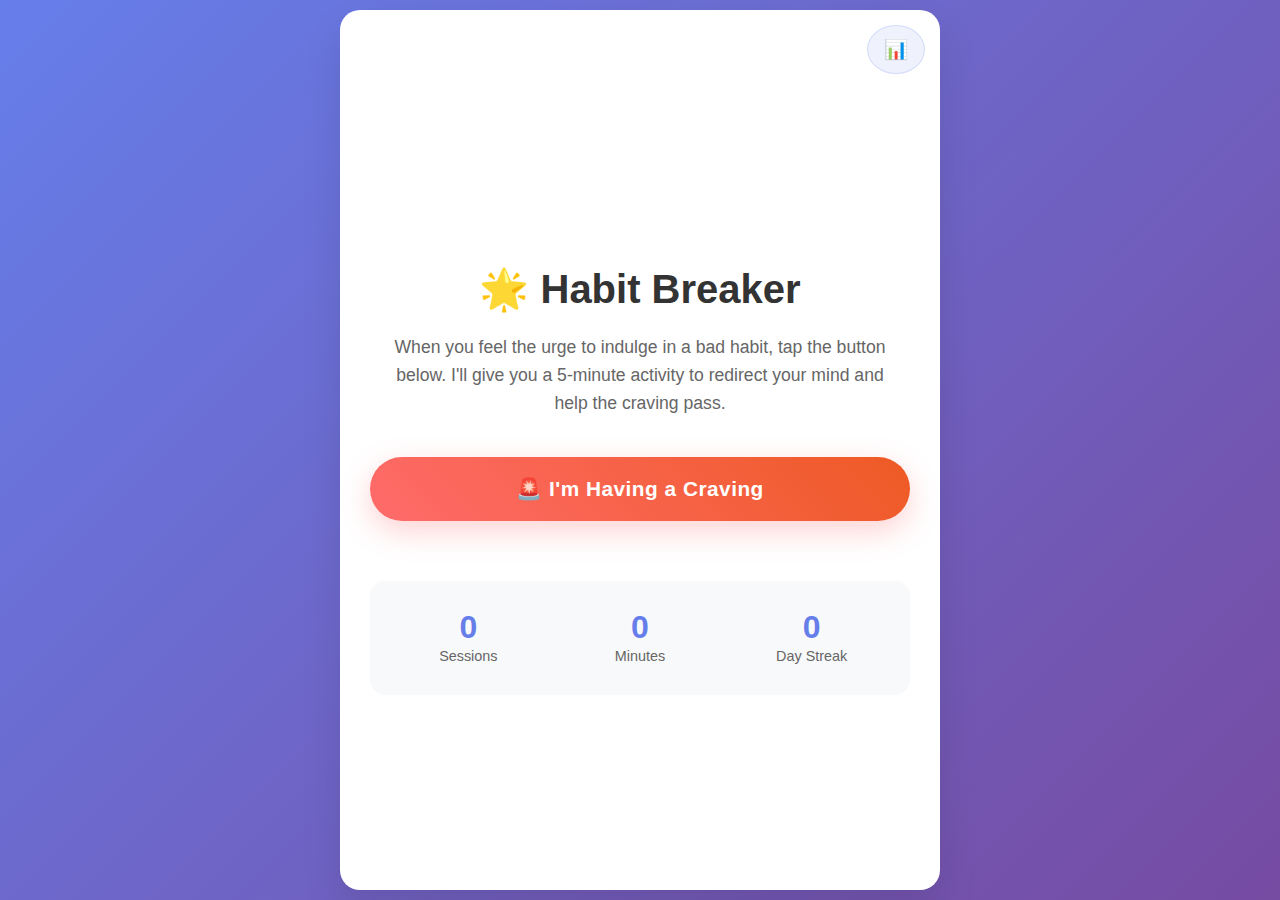
<file: index.html>
<!DOCTYPE html>
<html lang="en">
<head>
    <meta charset="UTF-8">
    <meta name="viewport" content="width=device-width, initial-scale=1.0, user-scalable=no">
    <title>Habit Breaker</title>
    <link rel="stylesheet" href="styles.css">
    <meta name="theme-color" content="#667eea">
    <meta name="apple-mobile-web-app-capable" content="yes">
    <meta name="apple-mobile-web-app-status-bar-style" content="black-translucent">
    <meta name="apple-mobile-web-app-title" content="Habit Breaker">
</head>
<body>
    <div class="container">
        <!-- Navigation -->
        <nav class="main-nav">
            <a href="dashboard.html" class="dashboard-link">📊</a>
        </nav>

        <!-- Main Screen -->
        <div class="main-screen" id="mainScreen">
            <h1>🌟 Habit Breaker</h1>
            <p>When you feel the urge to indulge in a bad habit, tap the button below. I'll give you a 5-minute activity to redirect your mind and help the craving pass.</p>
            
            <button class="craving-btn" onclick="startActivity()" ontouchstart="">
                🚨 I'm Having a Craving
            </button>
            
            <div class="stats">
                <div class="stat-item">
                    <div class="stat-number" id="totalSessions">0</div>
                    <div class="stat-label">Sessions</div>
                </div>
                <div class="stat-item">
                    <div class="stat-number" id="totalMinutes">0</div>
                    <div class="stat-label">Minutes</div>
                </div>
                <div class="stat-item">
                    <div class="stat-number" id="streakDays">0</div>
                    <div class="stat-label">Day Streak</div>
                </div>
            </div>
        </div>

        <!-- Activity Screen -->
        <div class="activity-screen" id="activityScreen">
            <div class="activity-header">
                <h2 class="activity-title" id="activityTitle">Take a Deep Breath</h2>
                <div class="timer" id="timer">5:00</div>
                <div class="progress-bar">
                    <div class="progress-fill" id="progressFill"></div>
                </div>
            </div>
            
            <div class="activity-content" id="activityContent">
                <!-- Content will be injected here -->
            </div>
            
            <button class="back-btn" onclick="completeActivity()" ontouchstart="">
                ✓ I'm Done - Back to Main
            </button>
        </div>
    </div>

    <script src="content.js"></script>
    <script src="dashboard-data.js"></script>
    <script src="app.js"></script>
</body>
</html>
</file>
<file: styles.css>
/* Reset and Base Styles */
* {
    margin: 0;
    padding: 0;
    box-sizing: border-box;
    -webkit-tap-highlight-color: transparent;
}

body {
    font-family: -apple-system, BlinkMacSystemFont, 'Segoe UI', 'Roboto', 'Helvetica Neue', Arial, sans-serif;
    background: linear-gradient(135deg, #667eea 0%, #764ba2 100%);
    min-height: 100vh;
    min-height: -webkit-fill-available; /* iOS Safari fix */
    display: flex;
    justify-content: center;
    align-items: center;
    padding: 10px;
    -webkit-font-smoothing: antialiased;
    -moz-osx-font-smoothing: grayscale;
}

html {
    height: -webkit-fill-available; /* iOS Safari fix */
}

/* Container */
.container {
    background: white;
    border-radius: 20px;
    box-shadow: 0 20px 40px rgba(0,0,0,0.1);
    padding: 30px;
    max-width: 600px;
    width: 100%;
    text-align: center;
    transition: all 0.3s ease;
    position: relative;
    margin: auto;
    min-height: calc(100vh - 20px);
    min-height: calc(-webkit-fill-available - 20px);
    display: flex;
    flex-direction: column;
    justify-content: center;
}

/* Navigation */
.main-nav {
    position: absolute;
    top: 15px;
    right: 15px;
    z-index: 10;
}

.dashboard-link {
    background: rgba(102, 126, 234, 0.1);
    color: #667eea;
    text-decoration: none;
    padding: 12px 16px;
    border-radius: 50%;
    font-size: 1.2em;
    font-weight: 500;
    transition: all 0.3s ease;
    border: 1px solid rgba(102, 126, 234, 0.2);
    display: inline-block;
    min-width: 44px;
    min-height: 44px;
    display: flex;
    align-items: center;
    justify-content: center;
}

.dashboard-link:hover,
.dashboard-link:active {
    background: rgba(102, 126, 234, 0.2);
    transform: translateY(-1px);
}

/* Main Screen Styles */
.main-screen {
    flex: 1;
    display: flex;
    flex-direction: column;
    justify-content: center;
    padding-top: 40px;
}

.main-screen h1 {
    color: #333;
    margin-bottom: 20px;
    font-size: clamp(2em, 5vw, 2.5em);
    margin-top: 20px;
    line-height: 1.2;
}

.main-screen p {
    color: #666;
    margin-bottom: 40px;
    font-size: clamp(1em, 3vw, 1.1em);
    line-height: 1.6;
    max-width: 500px;
    margin-left: auto;
    margin-right: auto;
}

.craving-btn {
    background: linear-gradient(45deg, #ff6b6b, #ee5a24);
    color: white;
    border: none;
    padding: 20px 40px;
    font-size: clamp(1.1em, 4vw, 1.3em);
    border-radius: 50px;
    cursor: pointer;
    transition: all 0.3s ease;
    box-shadow: 0 10px 30px rgba(255, 107, 107, 0.3);
    margin-bottom: 30px;
    min-height: 60px;
    font-weight: 600;
    letter-spacing: 0.5px;
    touch-action: manipulation;
    user-select: none;
    -webkit-user-select: none;
}

.craving-btn:hover,
.craving-btn:active {
    transform: translateY(-3px);
    box-shadow: 0 15px 40px rgba(255, 107, 107, 0.4);
}

.craving-btn:active {
    transform: translateY(-1px);
}

.stats {
    display: grid;
    grid-template-columns: repeat(3, 1fr);
    gap: 15px;
    margin-top: 30px;
    padding: 20px;
    background: #f8f9fa;
    border-radius: 15px;
}

.stat-item {
    text-align: center;
    padding: 10px 5px;
}

.stat-number {
    font-size: clamp(1.5em, 4vw, 2em);
    font-weight: bold;
    color: #667eea;
    line-height: 1;
}

.stat-label {
    color: #666;
    font-size: clamp(0.8em, 2.5vw, 0.9em);
    margin-top: 5px;
    line-height: 1.2;
}

/* Activity Screen Styles */
.activity-screen {
    display: none;
    text-align: left;
    flex: 1;
    padding-top: 40px;
    overflow-y: auto;
    -webkit-overflow-scrolling: touch;
}

.activity-screen.active {
    display: flex;
    flex-direction: column;
}

.activity-header {
    text-align: center;
    margin-bottom: 30px;
    flex-shrink: 0;
}

.activity-title {
    color: #333;
    font-size: clamp(1.4em, 4vw, 1.8em);
    margin-bottom: 10px;
    line-height: 1.3;
}

.timer {
    font-size: clamp(1em, 3vw, 1.2em);
    color: #667eea;
    font-weight: bold;
}

.activity-content {
    line-height: 1.8;
    color: #444;
    font-size: clamp(1em, 2.5vw, 1.1em);
    margin-bottom: 30px;
    flex: 1;
    overflow-y: auto;
    -webkit-overflow-scrolling: touch;
    padding-right: 5px;
}

.meditation-instruction {
    background: #e8f4f8;
    padding: 20px;
    border-radius: 10px;
    margin: 20px 0;
    border-left: 4px solid #667eea;
}

.meditation-instruction strong {
    display: block;
    margin-bottom: 8px;
    color: #333;
}

.back-btn {
    background: #667eea;
    color: white;
    border: none;
    padding: 15px 30px;
    border-radius: 25px;
    cursor: pointer;
    font-size: clamp(0.9em, 2.5vw, 1em);
    transition: all 0.3s ease;
    min-height: 50px;
    font-weight: 600;
    touch-action: manipulation;
    user-select: none;
    -webkit-user-select: none;
    flex-shrink: 0;
    margin-top: auto;
}

.back-btn:hover,
.back-btn:active {
    background: #5a67d8;
    transform: translateY(-2px);
}

.back-btn:active {
    transform: translateY(0);
}

/* Progress Bar */
.progress-bar {
    width: 100%;
    height: 8px;
    background: #e0e0e0;
    border-radius: 4px;
    margin: 20px 0;
    overflow: hidden;
}

.progress-fill {
    height: 100%;
    background: linear-gradient(90deg, #667eea, #764ba2);
    width: 0%;
    transition: width 1s ease;
    border-radius: 4px;
}

/* Mobile-First Responsive Design */
@media (max-width: 768px) {
    body {
        padding: 5px;
    }
    
    .container {
        padding: 20px;
        border-radius: 15px;
        min-height: calc(100vh - 10px);
        min-height: calc(-webkit-fill-available - 10px);
    }
    
    .main-nav {
        top: 10px;
        right: 10px;
    }
    
    .dashboard-link {
        padding: 10px 12px;
        font-size: 1.1em;
        min-width: 40px;
        min-height: 40px;
    }
    
    .main-screen {
        padding-top: 30px;
    }
    
    .main-screen h1 {
        margin-top: 10px;
    }
    
    .craving-btn {
        padding: 18px 30px;
        width: 100%;
        max-width: 300px;
        margin-left: auto;
        margin-right: auto;
    }
    
    .stats {
        padding: 15px;
        gap: 10px;
    }
    
    .stat-item {
        padding: 8px 2px;
    }
    
    .activity-screen {
        padding-top: 30px;
    }
    
    .activity-content {
        margin-bottom: 20px;
    }
    
    .meditation-instruction {
        padding: 15px;
        margin: 15px 0;
    }
    
    .back-btn {
        width: 100%;
        margin-top: 20px;
    }
}

@media (max-width: 480px) {
    .container {
        padding: 15px;
        border-radius: 10px;
    }
    
    .main-nav {
        top: 8px;
        right: 8px;
    }
    
    .dashboard-link {
        padding: 8px 10px;
        font-size: 1em;
        min-width: 36px;
        min-height: 36px;
    }
    
    .stats {
        padding: 12px;
        gap: 8px;
    }
    
    .stat-item {
        padding: 5px 2px;
    }
    
    .meditation-instruction {
        padding: 12px;
        margin: 12px 0;
    }
    
    .activity-content {
        font-size: 1em;
    }
}

@media (max-width: 320px) {
    .craving-btn {
        padding: 15px 20px;
        font-size: 1em;
    }
    
    .stats {
        grid-template-columns: 1fr;
        gap: 10px;
    }
    
    .stat-item {
        padding: 10px;
        border-bottom: 1px solid #eee;
    }
    
    .stat-item:last-child {
        border-bottom: none;
    }
}

/* Landscape mobile devices */
@media (max-height: 500px) and (orientation: landscape) {
    .container {
        min-height: calc(100vh - 10px);
        padding: 15px;
    }
    
    .main-screen {
        padding-top: 20px;
    }
    
    .main-screen h1 {
        font-size: 1.8em;
        margin-bottom: 15px;
        margin-top: 10px;
    }
    
    .main-screen p {
        margin-bottom: 25px;
        font-size: 0.95em;
    }
    
    .craving-btn {
        margin-bottom: 20px;
        padding: 15px 30px;
    }
    
    .stats {
        margin-top: 20px;
        padding: 15px;
    }
    
    .activity-screen {
        padding-top: 20px;
    }
    
    .activity-title {
        font-size: 1.4em;
        margin-bottom: 8px;
    }
    
    .activity-header {
        margin-bottom: 20px;
    }
}

/* iOS specific fixes */
@supports (-webkit-touch-callout: none) {
    .container {
        min-height: calc(100vh - env(safe-area-inset-top) - env(safe-area-inset-bottom) - 20px);
    }
    
    .main-nav {
        top: calc(15px + env(safe-area-inset-top));
    }
}
</file>
